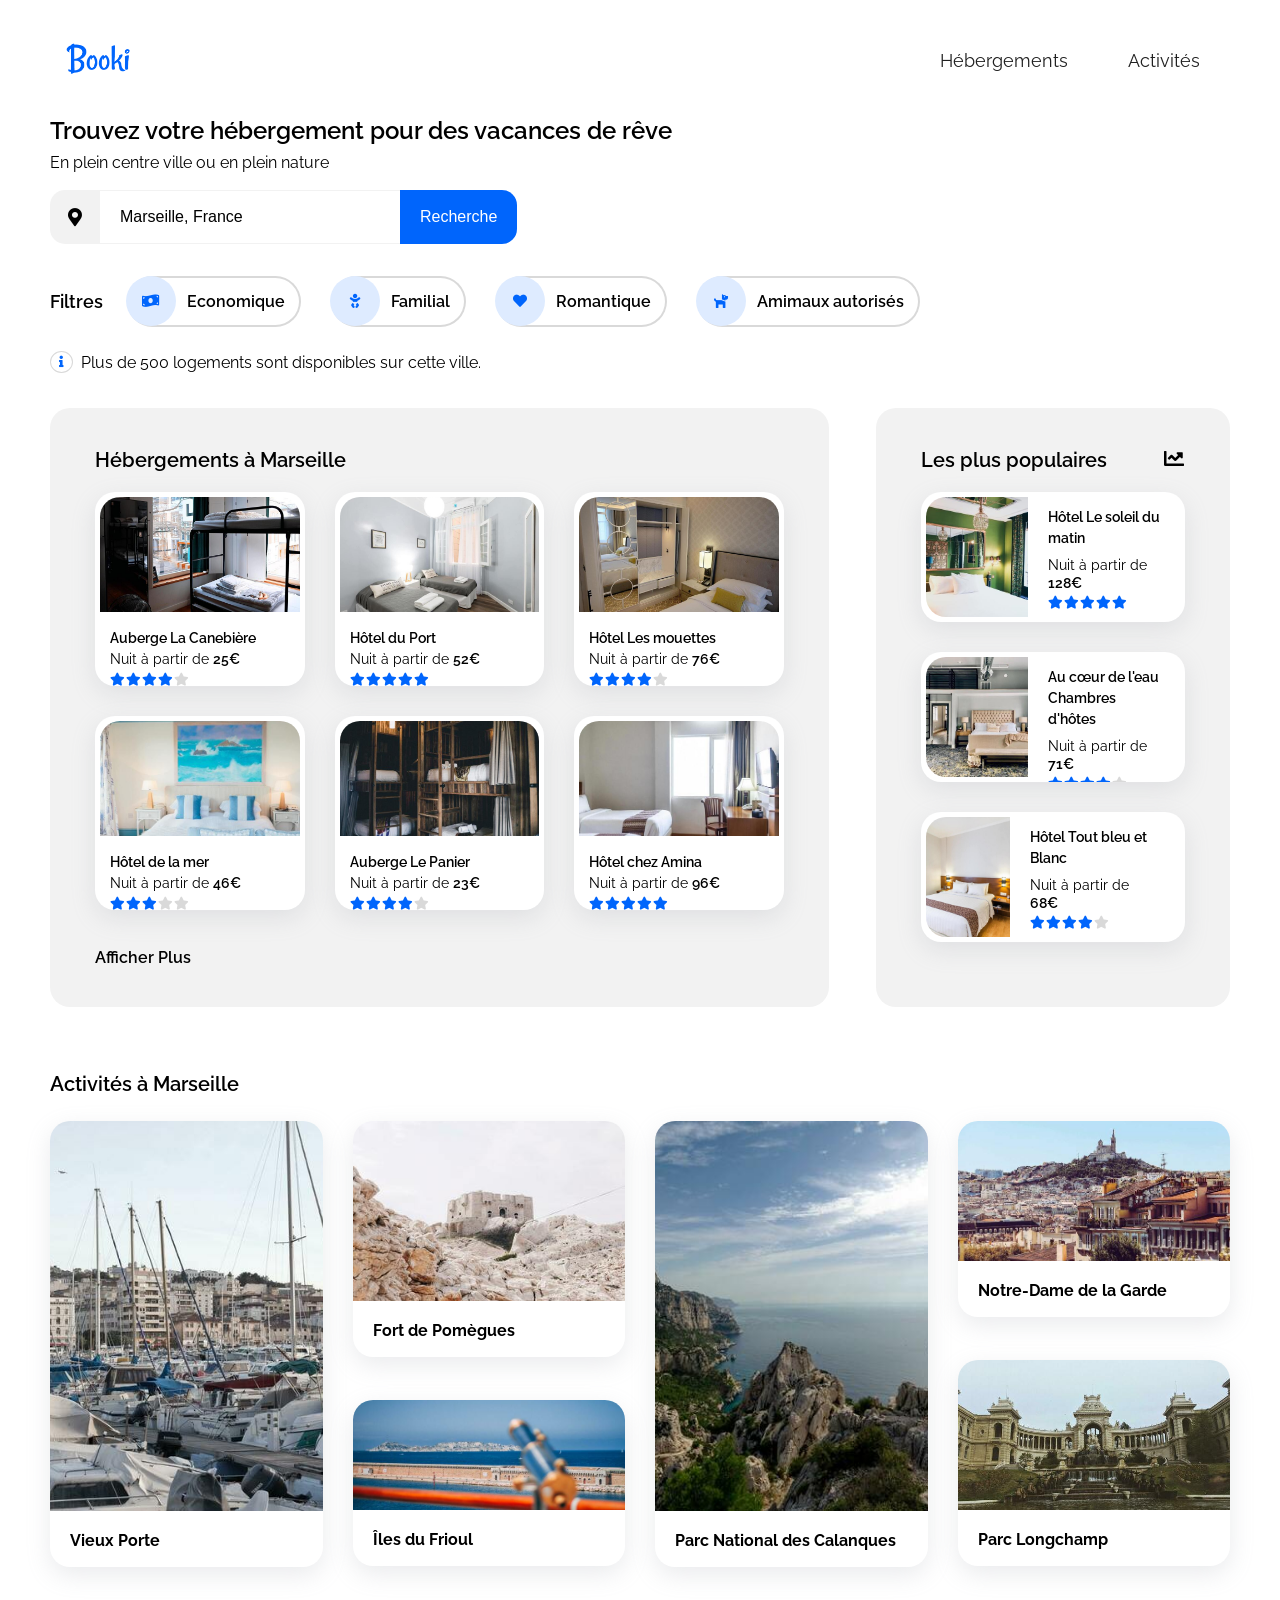
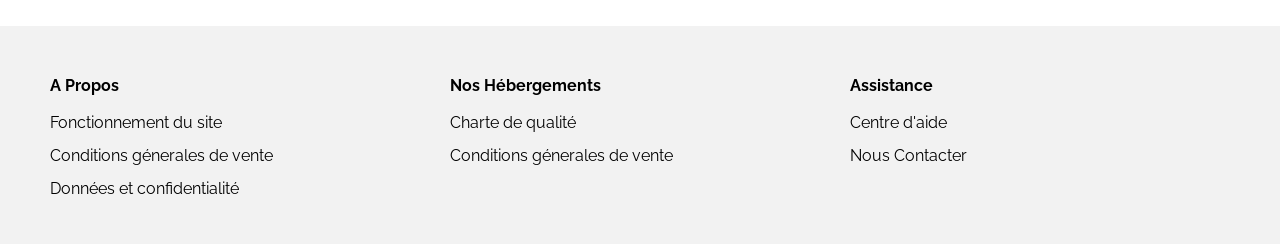
<file: index.html>
<!DOCTYPE html>
<html lang="fr">
<head>
    <meta charset="UTF-8">
    <meta http-equiv="X-UA-Compatible" content="IE=edge">
    <meta name="viewport" content="width=device-width, initial-scale=1.0">
    <link rel="stylesheet" href="style.css">
    <link rel="stylesheet" href="https://cdnjs.cloudflare.com/ajax/libs/font-awesome/5.15.4/css/all.min.css" integrity="sha512-1ycn6IcaQQ40/MKBW2W4Rhis/DbILU74C1vSrLJxCq57o941Ym01SwNsOMqvEBFlcgUa6xLiPY/NS5R+E6ztJQ==" crossorigin="anonymous" referrerpolicy="no-referrer" />
    <title>Booki</title>
</head>
<body>
    <div class="main_container">
    <header>
        <a href="#"><img class="logo" src="/images/logo/Booki.png" alt=""></a>
        <nav>
            <ul>
                <li><a id="nav_first_link" href="#hebergements">Hébergements</a></li>
                <li><a href="#activites">Activités</a></li>
            </ul>
        </nav>
    </header>

    <section class="filters-search">
        <H1>Trouvez votre hébergement pour des vacances de rêve</H1>
        <p>En plein centre ville ou en plein nature</p>
        <form action="#" class="search">
            <label for="search"><i class="fas fa-map-marker-alt"></i></label>
            <input type="search" id="search" placeholder="Marseille, France">
            <button class="searchbtn" type="submit"></button>
        </form>

    <div class="filters">
        <h3>Filtres</h3>
   <div class="filtersbtn">
       <ul>
           <li><a href="#"><div class="filtersicn"><i class="fas fa-money-bill-wave"></i></div>Economique</a></li>
           <li><a href="#"><div class="filtersicn"><i class="fas fa-baby"></i></div>Familial</a></li>
           <li><a href="#"><div class="filtersicn"><i class="fas fa-heart"></i></div>Romantique</a></li>
           <li><a href="#"><div class="filtersicn"><i class="fas fa-dog"></i></div>Amimaux autorisés</a></li>
       </ul>
   </div>
   </div>
   <div class="info">
    <i class="fas fa-info"></i>
    <p>Plus de 500 logements sont disponibles sur cette ville.</p>
   </div>
   
    </section>
    <main>
        <div class="hebergements_container" id="hebergements">
            <div class="hebergements_city">
            <h3>Hébergements à Marseille</h3>
            <ul>
                <li><a class="hebergements" href="#"><img src="/images/hebergements/4_small/marcus-loke-WQJvWU_HZFo-unsplash.jpg" alt="Auberge La Canebiere"><div class="hebergement_info"><h4>Auberge La Canebière</h4><p>Nuit à partir de <span>25€</span></p><div class="rating"><i class="fas fa-star"></i><i class="fas fa-star"></i><i class="fas fa-star"></i><i class="fas fa-star"></i><i class="fas fa-star stargray"></i></div></div></a></li>
                <li><a class="hebergements" href="#"><img src="/images/hebergements/4_small/fred-kleber-gTbaxaVLvsg-unsplash.jpg" alt="Hôtel du Port"><div class="hebergement_info"><h4>Hôtel du Port</h4><p>Nuit à partir de <span>52€</span></p><div class="rating"><i class="fas fa-star"></i><i class="fas fa-star"></i><i class="fas fa-star"></i><i class="fas fa-star"></i><i class="fas fa-star"></i></div></div></a></li>
                <li><a class="hebergements" href="#"><img src="/images/hebergements/4_small/reisetopia-B8WIgxA_PFU-unsplash.jpg" alt="Hôtel Les Mouettes"><div class="hebergement_info"><h4>Hôtel Les mouettes</h4><p>Nuit à partir de <span>76€</span></p><div class="rating"><i class="fas fa-star"></i><i class="fas fa-star"></i><i class="fas fa-star"></i><i class="fas fa-star"></i><i class="fas fa-star stargray"></i></div></div></a></li>
                <li><a class="hebergements" href="#"><img src="/images/hebergements/4_small/annie-spratt-Eg1qcIitAuA-unsplash.jpg" alt="Hôtel de la mer"><div class="hebergement_info"><h4>Hôtel de la mer</h4><p>Nuit à partir de <span>46€</span></p><div class="rating"><i class="fas fa-star"></i><i class="fas fa-star"></i><i class="fas fa-star"></i><i class="fas fa-star stargray"></i><i class="fas fa-star stargray"></i></div></div></a></li>
                <li><a class="hebergements" href="#"><img src="/images/hebergements/4_small/nicate-lee-kT-ZyaiwBe0-unsplash.jpg" alt="Auberge le Panier"><div class="hebergement_info"><h4>Auberge Le Panier</h4><p>Nuit à partir de <span>23€</span></p><div class="rating"><i class="fas fa-star"></i><i class="fas fa-star"></i><i class="fas fa-star"></i><i class="fas fa-star"></i><i class="fas fa-star stargray"></i></div></div></a></li>
                <li><a class="hebergements" href="#"><img src="/images/hebergements/4_small/febrian-zakaria-M6S1WvfW68A-unsplash.jpg" alt="Hôtel chez Amina"><div class="hebergement_info"><h4>Hôtel chez Amina</h4><p>Nuit à partir de <span>96€</span></p><div class="rating"><i class="fas fa-star"></i><i class="fas fa-star"></i><i class="fas fa-star"></i><i class="fas fa-star"></i><i class="fas fa-star"></i></div></div></a></li>
            </ul>
            <a class="aplus_link" href="#">Afficher Plus</a>
        </div>

        <div class="hebergements_pop_list">
            <h3>Les plus populaires <i class="fas fa-chart-line"></i></h3>
            <ul>
                <li><a class="hebergements_pop" href="#"><img src="/images/hebergements/4_small/emile-guillemot-Bj_rcSC5XfE-unsplash.jpg" alt="Hôtel Le soleil du matin"><div class="hebergement_pop_info"><div class="title"><h4>Hôtel Le soleil du matin </h4><p>Nuit à partir de <span>128€</span></p></div><div class="rating"><i class="fas fa-star"></i><i class="fas fa-star"></i><i class="fas fa-star"></i><i class="fas fa-star"></i><i class="fas fa-star"></i></div></div></a></li>
                <li><a class="hebergements_pop" href="#"><img src="/images/hebergements/4_small/aw-creative-VGs8z60yT2c-unsplash.jpg" alt="Au cœur de l'eau Chambres d'hôtes"><div class="hebergement_pop_info"><div class="title"><h4>Au cœur de l'eau Chambres d'hôtes</h4> <p>Nuit à partir de <span>71€</span></p></div><div class="rating"><i class="fas fa-star"></i><i class="fas fa-star"></i><i class="fas fa-star"></i><i class="fas fa-star"></i><i class="fas fa-star stargray"></i></div></div></a></li>
                <li><a class="hebergements_pop" href="#"><img src="/images/hebergements/4_small/febrian-zakaria-sjvU0THccQA-unsplash.jpg" alt="Hôtel Tout bleu et Blanc"><div class="hebergement_pop_info"><div class="title"><h4>Hôtel Tout bleu et Blanc</h4> <p>Nuit à partir de <span>68€</span></p></div><div class="rating"><i class="fas fa-star"></i><i class="fas fa-star"></i><i class="fas fa-star"></i><i class="fas fa-star"></i><i class="fas fa-star stargray"></i></div></div></a></li>
            </ul>

        </div>
        </div>

        <div class="activites_container" id="activites">
            <h3>Activités à Marseille</h3>
            <div class="activites_list">
                <ul>
                    <li><a class="activites" href="#"><img src="/images/activites/4_small/reno-laithienne-QUgJhdY5Fyk-unsplash.jpg" alt="Vieux Porte"><h4>Vieux Porte</h4></a></li>
                    <li><div class="activites_col"><a class="activites activite_row1" href="#"><img src="/images/activites/4_small/paul-hermann-QFTrLdQIRhI-unsplash.jpg" alt="Fort de Pomègues"><h4>Fort de Pomègues</h4></a>
                        <a class="activites activite_row2" href=""><img src="/images/activites/4_small/kevin-hikari-rV_Qd1l-VXg-unsplash.jpg" alt="Îles du Frioul"><h4>Îles du Frioul</h4></a></div></li>
                    <li><a class="activites" href="#"><img src="/images/activites/4_small/kilyan-sockalingum-NR8-cBCN3aI-unsplash.jpg" alt="Parc National des Calanques"><h4>Parc National des Calanques</h4></a></li>
                    <li><div class="activites_col"><a class="activites activite_row3" href="#"><img src="/images/activites/4_small/florian-wehde-xW9e8gdotxI-unsplash.jpg" alt="Notre-Dame de la Garde"><h4>Notre-Dame de la Garde</h4></a>
                        <a class="activites activite_row4" href=""><img src="/images/activites/4_small/lena-paulin-wH2-EJoDcV0-unsplash.jpg" alt="Parc Longchamp"><h4>Parc Longchamp</h4></a></div></li>
                </ul>
            </div>

        </div>
 
    </main>

    </div>
    
    <footer>
        <div class="footer_container">
            <div class="footer_item">
                <h4>A Propos</h4>
                <ul>
                    <li><a href="#">Fonctionnement du site</a></li>
                    <li><a href="#">Conditions génerales de vente</a></li>
                    <li><a href="#">Données et confidentialité</a></li>
                </ul>
            </div>
            <div class="footer_item">
                <h4>Nos Hébergements</h4>
                <ul>
                    <li><a href="#">Charte de qualité</a></li>
                    <li><a href="#">Conditions génerales de vente</a></li>
                </ul>
            </div>

            <div class="footer_item">
                <h4>Assistance</h4>
                <ul>
                    <li><a href="#">Centre d'aide</a></li>
                    <li><a href="#">Nous Contacter</a></li>
                </ul>
            </div>
            
        </div>
        
    </footer>
</body>
</html>
</file>
<file: style.css>
@import url('https://fonts.googleapis.com/css2?family=Raleway:ital,wght@0,100;0,200;0,300;0,400;0,500;0,600;0,700;0,800;1,100&display=swap');

*{
    margin: 0;
    box-sizing: border-box;
    padding: 0;
    list-style-type: none;
    text-decoration: none;
}




.main_container, .footer_container{
    max-width: 1440px;
    margin: 0 auto;
    padding: 0 50px;
}

body{
    font-family: 'Raleway', sans-serif;
}

h3{
    font-size: 20px;
    font-weight: 600;
}


::selection{
    background-color: #0065fc;
    color: white;
}
header{
    display: flex;
    justify-content: space-between;
    align-items:flex-end;
    margin-bottom: 30px;
}

.logo{
    width: 100px;
    margin-left: 16px;
}

nav{
    height: 100%;
   
}

nav ul{
    display: flex;
    justify-content: space-between;
}

nav li a {
    display: block;
    color: #202020;
    font-weight: 400;
    font-size: 18px;
    padding: 50px 30px 15px 30px;
    position: relative;
}

nav li a:hover{
    color:#0065fc;
    
}

nav li a::before{
    content: "";
    height: 3px;
    width: 50%;
    background-color: transparent;
    position: absolute;
    top:0;
    left:0;
    transition: 0.5s;
}


nav li a:hover::before{
    content: "";
    height: 3px;
    width: 100%;
    background-color: #0065fc;
    position: absolute;
    top:0;
    left:0;
}

.filters-search{
    
}



h1{
    font-weight: 600;
    margin-bottom: 8px;
}

.search{
    display: flex;
    margin: 18px 0 32px 0;
    width: 100%;
}

.fa-map-marker-alt{
    padding:18px;
    background-color: #f2f2f2;
    border-radius: 15px 0 0 15px;
    color: black;
    font-size: 18px;
}

input[type="search"]{
    width: 300px;
    border: 1px solid #f2f2f2;
    border-left: none;
    border-right: none;
    padding: 10px 20px;
    box-shadow: none;
    caret-color: #0065fc;
    font-size: 16px;
}

input[type="search"]::placeholder{
    color:#000000;
    font-size: 16px;
}

input[type="search"]:focus::placeholder{
    color: transparent;
}

input[type="search"]:focus{
    outline: none;
}

.searchbtn::before {
    content: "Recherche";
  }

.searchbtn{
    padding: 10px 20px;
    border: none;
    border-radius: 0 15px 15px 0;
    background-color: #0065fc;
    color: #fff;
    font-size: 16px;
    cursor: pointer;
}

.filters{
    margin: 24px 0px;
    display: flex;
    align-items: center;
}

.filtersbtn{
    display: flex;
    align-items: center;
    font-weight: 600;
}

.filters h3{
    margin-right: 24px;
    font-size: 18px;
}


.filtersbtn ul{
    display: flex;
    flex-wrap: wrap;
    column-gap: 30px;
    row-gap: 10px;
}


.filtersbtn li {
    display: flex;
    align-items: center;
}

.filtersbtn li a{
    padding: 14px 14px 14px 60px;
    border:2px solid #d9d9d9;
    border-left: none;
    border-radius: 30px;
    position: relative;
    color: black;
}

.filtersbtn li a:hover{
    background-color: #d9d9d9;
}

.filtersbtn li a > .filtersicn{
    transition: 0.3s;}

.filtersbtn li a:hover > .filtersicn{
    transform: scale(1.2);
}

 .filtersicn{
    display: flex;
    align-items: center;
    justify-content: center;
     width: 50px;
     height: 50px;
     background-color: #deebff;
     border-radius: 50%;
     position: absolute;
     left:-1px;
     top: -2px;
     z-index: 1;
 }   

 .filtersicn i{
    color: #0065fc;
    font-size: 14px;
 }

 .info{
     display: flex;
     align-items: center;
 }

 .info i{
     margin-right: 8px;
     font-size: 12px;
     color: #0065fc;
     border: 1px solid #d9d9d9;
     padding: 4px 8px;
     border-radius: 50%;
 }

 main{
     width: 100%;
 }

 .hebergements_container{
     display: flex;
     justify-content: space-between;
     width: 100%;
     margin: 35px 0 0 0;
     gap: 30px;
     
 }

 .hebergements_city, .hebergements_pop_list, .activites_container{
    
    border-radius: 20px;
 }

 .hebergements_city, .hebergements_pop_list{
    background-color: #f2f2f2;
    padding: 40px 45px;
 }
 
 .hebergements_city{
     width: 66%;
     min-width: 340px;
     
 }

 .hebergements_city ul, .hebergements_pop_list ul{
    justify-content: space-between;
    gap:30px;
    margin-top: 20px;
 }

 .hebergements_city ul{
     display: flex;
     flex-wrap: wrap;
 }

 a.hebergements{
     color:#000000;
 }

 .hebergements_city ul li{
     flex: 1  calc(33.33% - 30px);
 }

 .hebergements{
     display: block;
     min-width: 200px;
     border-radius:20px;
     background-color: white;
     overflow: hidden;
     padding: 5px;
     box-shadow: rgba(149, 157, 165, 0.2) 0px 8px 24px;
 }

 .aplus_link{
     display: block;
     color: black;
     font-weight: 600;
     margin-top: 38px;
 }

 .hebergements img{
     width: 100%;
     height: 115px;
     object-fit: cover;
     border-radius: 20px 20px 0 0;
 }

 .hebergement_info{
     display: flex;
     flex-direction: column;
     justify-content: space-evenly;
     height: 65px;
     padding: 12px 10px;
     font-size: 14px;
 }

 .hebergement_info :first-child{
     font-weight: 600;
     line-height: 1.5;
 }

 .fa-star{
     color: #0065fc;
     font-size: 13px;
     margin-right: 1px;
 }

 .stargray{
    color: #d9d9d9;
 }
 
 .hebergements_pop_list{
     width: 30%;
     min-width: 340px;
 }

 .hebergements_pop_list h3 {
     position: relative;
 }
 .fa-chart-line{
     width: 20px;
     height: 20px;
     position: absolute;
     top:1px;
     right: 1px;
 }

 .hebergements_pop_list ul{
     display: flex;
     flex-direction: column;
 }

 .hebergements_pop {
    display: flex;
    min-width: 200px;
    height: 130px;
    border-radius:20px;
    background-color: white;
    overflow: hidden;
    padding: 5px;
    box-shadow: rgba(149, 157, 165, 0.2) 0px 8px 24px;
 }

 .hebergements_pop img{
     width: 40%;
     border-radius: 20px 0 0 20px;
     object-fit: cover;
 }

 .hebergement_pop_info{
     display: flex;
     flex-direction: column;
     justify-content: space-between;
     padding: 10px 20px;
     font-size: 14px;
     color: black;
 }

 .title :first-child {
     font-weight: 600;
     line-height: 1.5;
     margin-bottom: 8px;
 }


 .activites_container{
     margin: 65px 0 60px 0;

 }

 .activites_list ul{
     display: flex;
     gap: 30px;
     margin: 25px 0 0 0;
 }

 .activites_list ul li{
    flex: 1;
    height: 445px;
    
  
 }

 .activites {
     border-radius: 20px;
     display: flex;
     flex-direction: column;
    background-color: white;
    box-shadow: rgba(149, 157, 165, 0.2) 0px 8px 24px;
     
 }

 

 .activites_container img {
     object-fit: cover;
     height: 390px;
     border-radius: 20px 20px 0 0;
     width: 100%;
 }

 .activites_container h4{
     color: #000000;
     padding: 20px;
     height: 56px;
 }

 .activites_col {
     height: 100%;
     display: flex;
     flex-direction: column;
     row-gap: 30px;
     justify-content: space-between;
 }

    
 .activites_col img{
     border-radius: 20px 20px 0 0;
     width: 100%;
 }

 .activite_row1 img{
    height: 180px;
}

.activite_row2 img{
    height: 110px;

}

.activite_row3 img{
    height: 140px;
}

.activite_row4 img{
    height: 150px;
}

footer{
    height: 218px;
    background-color: #f2f2f2;
}

.footer_container{
    padding-top: 50px;
    display: flex;
    justify-content: flex-start;
    column-gap: 15%;
}

.footer_container h4{
    margin-bottom: 18px;
}

.footer_container ul li a{
    color: black;
}
.footer_container ul li{
    margin-bottom: 14px;
}


@media only screen and (max-width :992px) and (min-width: 768px) {
    .hebergements_container{
        flex-direction: column;
        width: 100%;
    }

    #search{
        width: 100%;
    }


    .hebergements_city ul{
        flex-direction: column;
    }

    .hebergements_city ul li img{
        height: 150px;
    }

    .activites_list ul{
        flex-direction: column;
    }

    .hebergements_city, .activites_container, .hebergements_pop_list, .filters-search, footer{
        width: 100%;
    }

    .hebergements img, .activites img{
        height: 250px;
        min-height: 250px;
    }
   
    footer{
        height: 100%;
        
    }

    }

@media only screen and (max-width :768px) {
    .main_container, .footer_container{
        padding: 0;
        margin: 0;
        width: 100%;
    }
    

    header{
        flex-direction: column;
        align-items:center;
        width: 100%;
    }

     nav {
         width: 100%;
              }

    .logo{
        width: 100px;
        margin-top: 18px;
    }

    nav ul{
        width: 100%;
        justify-content: center;
    
    }

    nav ul li{
        width: 50%;
    }


    nav li a {
        text-align: center;
        display: block;
        color: #202020;
        font-weight: 400;
        font-size: 20px;
        padding: 20px 30px;
        border-bottom: 3px solid gray;
    }

    #nav_first_link{
        border-bottom: 3px solid blue;

    }

    nav li a:hover{
        color:#0065fc;
        
    }
    
    nav li a::before{
        display: none;
        content: "";
        height: 3px;
        width: 50%;
        background-color: transparent;
        position: absolute;
        bottom:0;
        left:0;
        transition: 0.5s;
    }
    
    
    nav li a:hover::before{
        content: "";
        height: 5px;
        width: 100%;
        background-color: #0065fc;
        position: absolute;
        top:100px;
        left:0;
    }
    
    #search{
        width: 100%;
    }

    .searchbtn::before {
        font-family: "Font Awesome 5 Free"; 
        font-weight: 400; 
        content: "\f004";
        font-style: normal;
        font-variant: normal;
        text-rendering: auto;
        -webkit-font-smoothing: antialiased;
      }
  

    .filters{
        flex-direction: column;
        align-items: flex-start;
        width: 100%;
    }

    .filters h3{
        margin-bottom: 16px;
    }



    .hebergements_container{
        flex-direction: column;
        width: 100%;
    }

    .hebergements_city, .activites_container, .hebergements_pop_list, .filters-search, .footer_container{
        width: 100%;
        padding-left: 32px;
        padding-right: 32px;
        border-radius: 0;
    }

    .hebergements_city, .activites_container, .hebergements_pop_list, .footer_container{
        width: 100%;
        padding-top: 40px;
        padding-bottom: 40px;
        border-radius: 0;
    }



    .hebergements_pop_list{
        order: -1;
    }

    .hebergements_city{
        background-color: #ffffff;
    }

    .hebergements_city ul{
        flex-direction: column;
    }

    .activites_container{
        margin: 0;
    }


    .activites_list ul{
        flex-direction: column;
    }

    .activites img{
        height: 130px;
    }

   .footer_container{
       flex-direction: column;
       row-gap: 24px;
   }
   
   footer{
       height: 100%;
       
   }


    }
</file>
